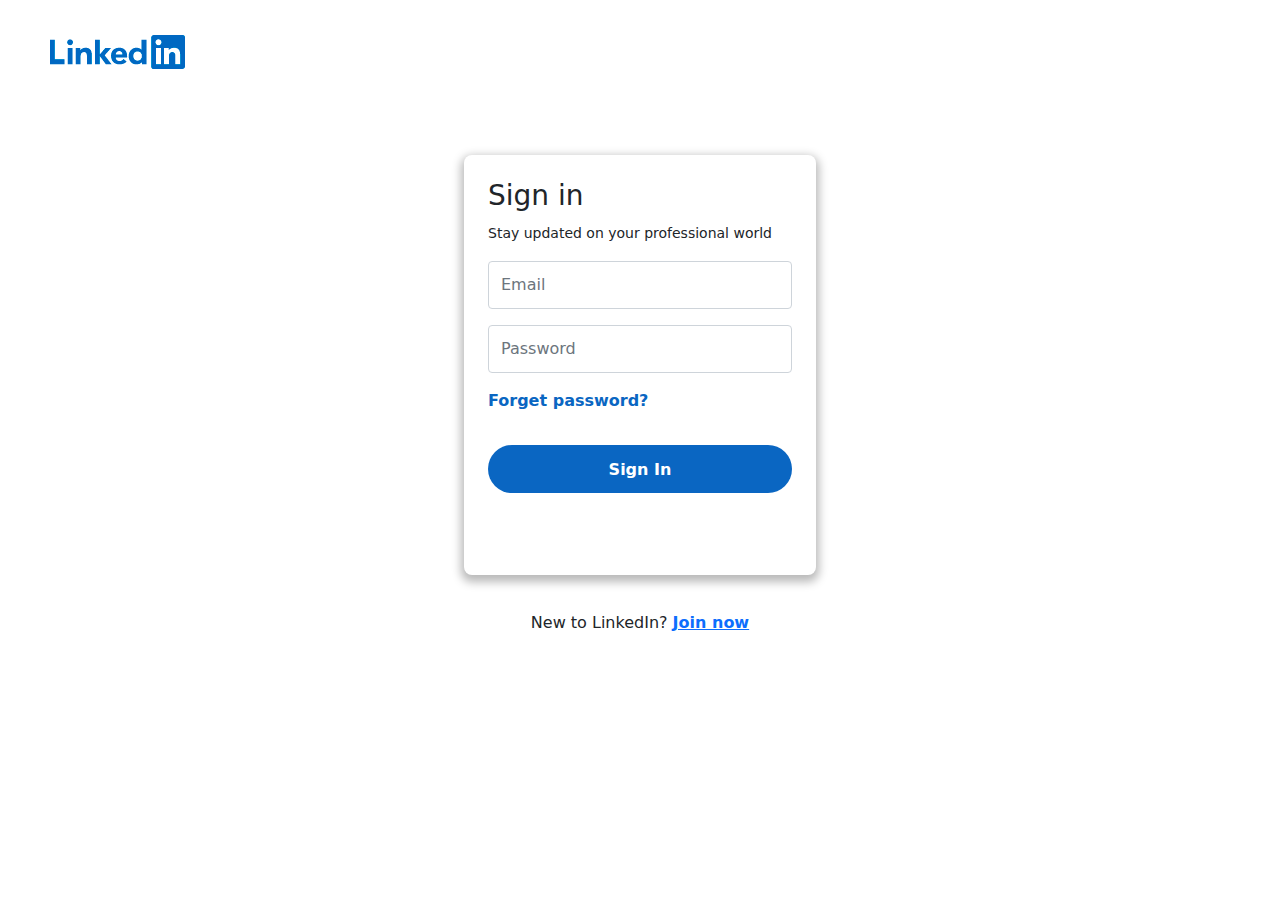
<file: signIn.html>
<!DOCTYPE html>
<html lang="en">
<head>
    <meta charset="UTF-8">
    <meta http-equiv="X-UA-Compatible" content="IE=edge">
    <meta name="viewport" content="width=device-width, initial-scale=1.0">
    <title>Sign In | Linkedln</title>
    <link rel="stylesheet" href="./CSS/bootstrap.css">
    <link rel="stylesheet" href="./CSS/bootstrap.min.css">
    <link rel="stylesheet" href="./CSS/style.css">
    <style>
        .logo {
            padding: 30px;
        }

        .bg--primary {
            background: white;
            height: 100vh;
        }

        .rounded-10 {
            border-radius: 8px;
        }

        input {
            border: 1px solid #000;
            padding: 3px;
            font-size: 14px;
            height: 48px;
        }

        .text-gray {
            color: rgba(0,0,0,0.6);
        }

        .text-blue {
            color: #0a66c2;
        }

        .fs-14 {
            font-size: 14px;
        }

        .fs-12 {
            font-size: 12px;
        }

        .sign {
            font-weight: 500;
            color: white;
            display: block;
            line-height: 48px;
            text-align: center;
            text-decoration: none;
            cursor: pointer;
        }

        .sign:hover {
            color: white;
        }

        .btn--primary {
            width: 304px;
            height: 48px;
            background-color: #0a66c2;
            border-radius: 24px;
            border: 1px solid transparent;
        }

        .btn--primary:hover {
            background: #1f4182;
        }

        form {
            box-shadow: 0 4px 10px 3px rgb(185, 185, 185);
            background: white;
        }
    </style>
</head>
<body>
    <div class="container-fluid bg--primary">
        <div class="logo">
            <img src="./img/logo.png" alt="logo.png">
        </div>
        <div class="row">
            <form action="process-signUp.php"  method="post" class="p-4 rounded-10" style="max-width: 352px; height:420px; margin: 50px auto 20px;">
                <div class="mb-3">
                    <h3>Sign in</h3>
                    <span class="fs-14">Stay updated on your professional world</span> 
                </div>
                <div class="mb-3">
                    <input type="email" name="txtEmail" class="form-control" placeholder="Email" id="exampleInputEmail1" aria-describedby="emailHelp">
                </div>
                <div class="mb-3">
                    <input type="password" name="txtPass" class="form-control" placeholder="Password" id="exampleInputPassword1">
                </div>
                <div class="fw-bold text-blue pb-3">Forget password?</div>
                <button type="submit" name="txtBtnSignUp"class="btn--primary fw-bold text-white mt-3">Sign In</button>
            </form>

            <div class="mt-3 text-center">New to LinkedIn? <a href="signin.html" class="fw-bold">Join now</a></div>
        </div>
    </div>
</body>
</html>
</file>
<file: CSS/style.css>
:root {
    --primary-bg: #faf9f7;
    --secondary-bg: rgba(230, 229, 228, 1);
    --thirdhv-bg: rgba(0,0,0,0.2);
    --color-heading: #8f5848;
    --primary-color: rgba(0,0,0,0.6);
    --secondary-color: rgba(178, 64, 32, 1);
    --third-bg: #f1ece5;
}

.primary-bg {
    background: var(--primary-bg);
}

.bg-blue {
    background-color: #99c3e728;
}

img {
    object-fit: cover;
    max-width: 100%;
    height: 100%;
    display: inline-block;
}

.youlink {
    position: absolute;
    top: 50%;
    transform: translateY(-50%);
    left: 40%;
    height: 378px;
}

.forward {
    margin-left: 220px;
}

.join-now {
    background-color: #fff;
    transition: all .3s ease;
    font-weight: 500;
    color: gainsboro;
}

.join-now:hover {
    background: rgba(128, 128, 128, 0.445);
}

.sign {
    transition: all .3s ease;
    font-weight: 500;
}

.sign:hover {
    background-color: rgb(200, 200, 236);
}

.itemHover {
    font-size: 0.8rem;
    opacity: 0.7;
    cursor: pointer;
}

.itemHover:hover {
    opacity: 1;
}

.hero {
    overflow: hidden;
}

.px-lg-7 {
    padding: 5rem;
}

.cs-shadow:hover {
  box-shadow: 0 0 14px 4px rgba(0, 0, 0, 0.356);  
}

.rounded-4 {
    border-radius: 8px;
}

.flexBox {
    display: flex;
    flex-direction: column;
    align-items: center;
    justify-content: center;
}

.flexBox1 {
    display: flex;
    align-items: center;
    justify-content: center;
}

.cursor {
    cursor: pointer;
}

.color-heading {
    color: var(--color-heading);
}

.topics {
    background: var(--primary-bg);
}

.btn-group {
    padding: 0 10px;
}

.bg-white {
    background-color: #fff;
}

.topics-items {
    background-color: var(--secondary-bg);
    margin: 12px 0;
}

.btn--primary {
    padding: 12px 20px;
    cursor: pointer;
    display: inline-block;
    transition: all .3s ease-in-out;
}

.topics-link {
    font-weight: 600;
    color: var(--primary-color);
    text-transform: capitalize;
    font-size: 20px;
    text-decoration: none;
}

.topics-items:hover {
    text-decoration: underline;
    background-color: var(--thirdhv-bg);
}

.topics-items:hover .topics-link {
    color: var(--primary-color);
}

.topics-items-1 {
    background: #fff;
    border: 1px solid #000;
}

.show-more {
    background-color: var(--secondary-bg);
    color: #000;
    display: inline-block;
    padding: 4px 8px;
    cursor: pointer;
    font-weight: 600;
}

ul {
    list-style-type: none;
}

li {
    display: inline-block;
}

.itemsNone {
    opacity: 0;
    display: none;
    overflow: hidden;
}

.itemsShow {
    opacity: 1;
    display: inline-block;
    overflow: visible;
}

.w-6 {
    width: 60%;
}

.heading-lg {
    font-size: 56px;
    line-height: 64px;
}

.heading-md {
    font-size: 46px;
    line-height: 53px;
    font-weight: 200;
}

.post {
    background: var(--third-bg);
}

.post-btn {
    border: 1px solid #000;
    
}

.post-btn:hover {
    background-color: var(--thirdhv-bg);
    color: var(--primary-color);
    text-decoration: underline;
}

.heading-third {
    color: var(--secondary-color);
}

.fs-32 {
    font-size: 32px;
    line-height: 40px;
    color:rgb(85, 84, 84);
}

.carousel {
    height: 842px;
}

.slide_customer {
    max-width: 95%;
    margin: auto;
}

.carousel_heading {
    font-size: 40px;
    line-height: 1.25;
    color: rgba(41, 119, 201, 1);
}

.carousel_heading, 
.carousel_text {
    max-width: 550px;
}

.carousel_slides {
    display: flex;
    position: relative;
    transition: all .6s ease-in-out;
}

.carousel_item {
    display: flex;
    align-items: center;
    min-width: 1450px;
}

.carousel_img {
    max-width: 450px;
    height: 450px;
    border-radius: 50%;
    overflow: hidden;
}

#btnPrev, #btnNext {
    position: relative;
    top: -10px;
    right: -900px;
}

.tags {
    background: rgb(167, 161, 161);
    padding: 4px 8px;
    font-weight: 500;
}

.w-0 {
    width: 2% !important;
    background: rgb(202, 202, 202);
}
.footer{
    background-color:rgb(236, 246, 247);
}
.container-fluid .logo-footer .logo-text{
    color: blueviolet;
}
.container-fluid .logo-footer .logo-in{
    background-color: blue;
    color: #fff;
}
.container-fluid .list-footer a{
    text-decoration: none;
    color: rgb(81, 113, 114);

}
.container-fluid .list-footer div a:hover{
    cursor: pointer;
    color: blueviolet;
    text-decoration: underline;
}
.nav-footer{
    display: flex;
}
.nav-footer li a{
    text-decoration: none;
}
.nav-footer li{
    list-style-type: none;
}
.sub-logo li{
    font-size: 14px;
    padding: 6px;
}

.sub-logo .logo-text {
    color: #000;
}
.sub-logo .logo-in {
 background-color: #000;
 color: #fff;
}


@media screen and (min-width: 1025px){
    /* .container-fluid {
        padding-left: 200px;
        padding-right: 200px;
    } */
}

.search-job {
    position: absolute;
    left: 0; 
    right: 0;
    color: #fff;
    background: #fff;
    max-width: 470px;
}

.search-job > form {
    display: flex;
    flex-direction: column;
}

#textJob:focus,
#textLocation:focus {
    opacity: 0.9;
}

.list-job {
    max-width: 100%;
    height: 160px;
}

@media (min-width: 1280px) {
    .driver {
        position: relative;
    }
    
    .driver::after {
        content: "";
        position: absolute;
        top: 10px;
        right: 0;
        width: 1px;
        height: 35px;
        background-color: cornflowerblue;
    }

    .posRel {
        position: relative;
        right: 90px;
        top: -30px;
    }
}

@media (min-width: 1024px) and (max-width: 1279px) {
    .w-md-8 {
        width: 80%;
    }

    .container {
        max-width: 1024px;
        padding: 0 1rem;
    }

    #hero-learning-home {
        width: 650px;
    }

    .posRel {
        right: -5px;
    }

    .carousel_left {
        max-width: 500px;
        padding-right: 20px;
    }

    #btnPrev, #btnNext {
        right: -800px;
    }
}

@media  (max-width: 1023px) {
    .flexBox {
        align-items: flex-start;
    }

    .logo {
        width: 120px;
    }

    .posRel {
        right: 0;
        text-align: center;
    }

    #hero-learning-home {
        width: 360px;
        height: 200px;
        position: relative;
        top: 0px;
    }    
}

@media (min-width: 768px) and (max-width: 1023px) {
    .container {
        max-width: 1024px;
        padding: 0 1rem;
    }

    .w-6 {
        margin: 0 auto;
    }

    .carousel {
        height: 600px;
    }

    .carousel_item {
        flex-direction: column-reverse;
        justify-content: flex-end;
        min-width: 390px;
        padding-right: 20px;
    }

    .carousel_img {
        max-width: 300px;
        height: 300px;
    }

    #btnPrev, #btnNext {
        right: -600px;
    }
    

    .carousel_heading, .carousel_text {
        max-width: 350px;
    }

    .carousel_heading  {
        font-size: 24px;
        padding: 10px 0;
        min-height: 100px;
    }

    .carousel_text {
        font-size: 18px;
        line-height: 1.2;
    }
}

@media (max-width: 767px) {
    body {
        overflow: visible;
    }

    .container {
        padding: 0 1rem;
    }

    .heading-lg {
        font-size: 32px;
        line-height: 50px;
    }

    .heading-md {
        font-size: 28px;
        line-height: 36px;
    }

    .w-sm-100 {
        width: 100%;
    }

    .posRel {
        top: -150px;
    }

    .topics-items {
        padding: 5px 16px;
    }
}
</file>
